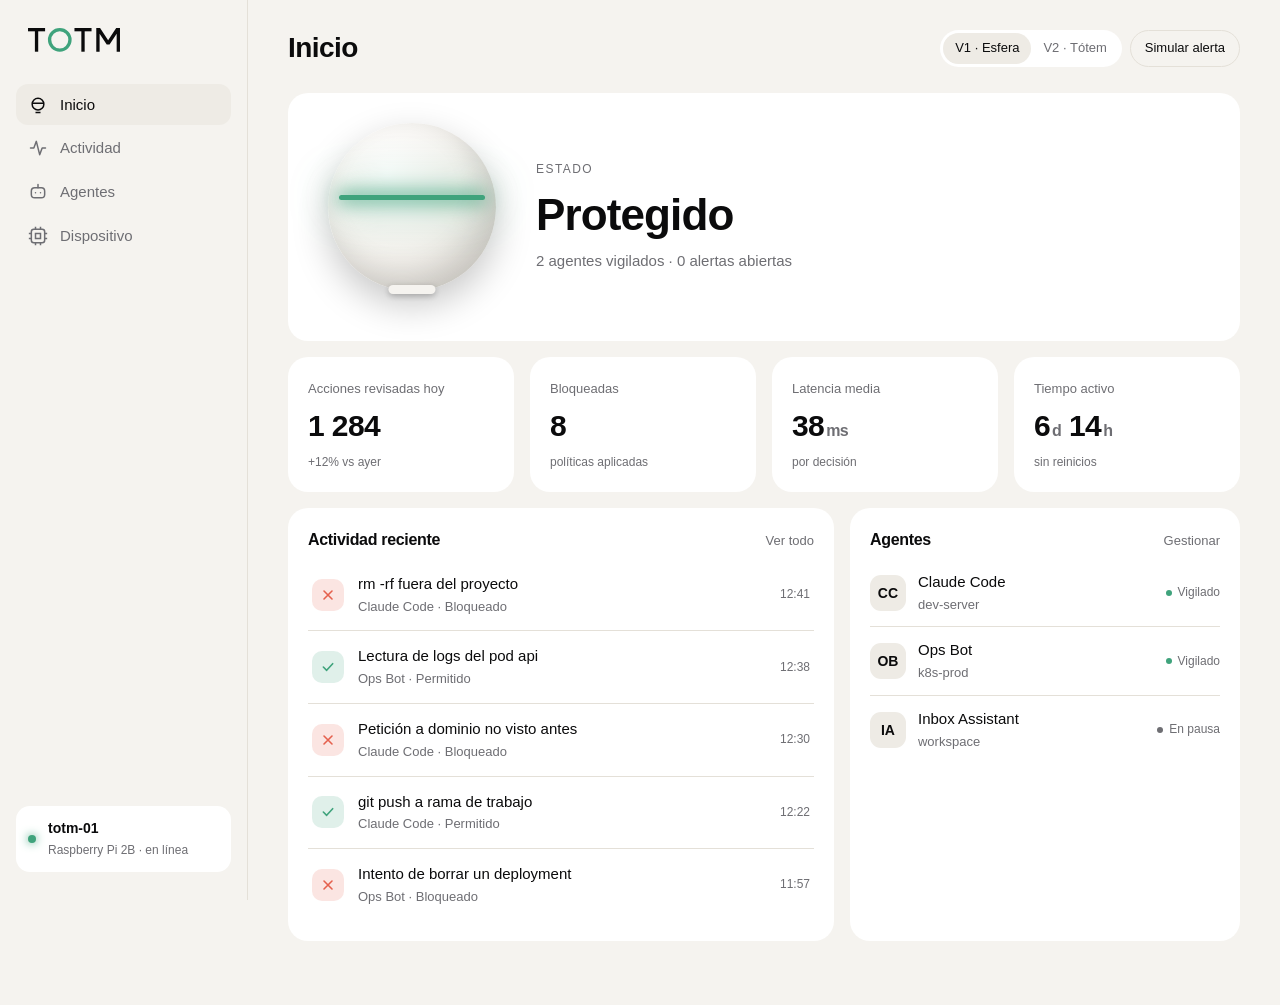
<file: app/index.html>
<!doctype html>
<html lang="es" data-state="ok" data-variant="esfera">
<head>
  <meta charset="utf-8">
  <meta name="viewport" content="width=device-width,initial-scale=1,viewport-fit=cover">
  <meta name="theme-color" content="#0B0B0C">
  <title>TOTM</title>
  <link rel="icon" href="favicon.svg" type="image/svg+xml">
  <link rel="stylesheet" href="styles.css">
</head>
<body>
  <div class="shell">
    <!-- Sidebar (desktop) -->
    <aside class="sidebar">
      <a class="brand" href="#inicio" aria-label="TOTM inicio">
        <svg viewBox="0 0 388 100" class="wordmark" aria-hidden="true">
          <g fill="currentColor">
            <rect x="0" y="0" width="72" height="14"/><rect x="29" y="0" width="14" height="100"/>
            <rect x="196" y="0" width="72" height="14"/><rect x="225" y="0" width="14" height="100"/>
            <path d="M288 100V0h16l34 52 34-52h16v100h-14V24l-30 46h-12l-30-46v76z"/>
          </g>
          <circle cx="134" cy="50" r="43" fill="none" stroke="var(--state)" stroke-width="14"/>
        </svg>
      </a>
      <nav class="nav" aria-label="Principal"></nav>
      <div class="device-chip">
        <span class="dot"></span>
        <div><strong>totm-01</strong><small>Raspberry Pi 2B · en línea</small></div>
      </div>
    </aside>

    <main class="main">
      <header class="topbar">
        <h1 id="view-title">Inicio</h1>
        <div class="topbar-actions">
          <div class="variant" role="group" aria-label="Versión de diseño">
            <button data-variant="esfera">V1 · Esfera</button><button data-variant="totem">V2 · Tótem</button>
          </div>
          <button class="pill" id="demo-toggle" title="Simular un cambio de estado">Simular alerta</button>
        </div>
      </header>

      <section class="view" data-view="inicio">
        <div class="hero card">
          <div class="orb" aria-hidden="true"><span class="band"></span><span class="base"></span></div>
          <div class="totem" aria-hidden="true"><span class="ring" data-layer="secretos"></span><span class="ring" data-layer="red"></span><span class="ring" data-layer="comandos"></span><span class="base"></span></div>
          <div class="hero-text">
            <p class="eyebrow" id="state-eyebrow">Estado</p>
            <h2 id="state-title">Protegido</h2>
            <p id="state-sub">3 agentes vigilados · 0 alertas abiertas</p>
          </div>
          <ul class="layers" id="layers"></ul>
        </div>

        <div class="stats">
          <div class="card stat"><small>Acciones revisadas hoy</small><strong>1 284</strong><span class="delta">+12% vs ayer</span></div>
          <div class="card stat"><small>Bloqueadas</small><strong id="stat-blocked">7</strong><span class="delta">políticas aplicadas</span></div>
          <div class="card stat"><small>Latencia media</small><strong>38<em>ms</em></strong><span class="delta">por decisión</span></div>
          <div class="card stat"><small>Tiempo activo</small><strong>6<em>d</em> 14<em>h</em></strong><span class="delta">sin reinicios</span></div>
        </div>

        <div class="split">
          <div class="card">
            <div class="card-head"><h3>Actividad reciente</h3><a href="#actividad">Ver todo</a></div>
            <ul class="feed" id="feed-home"></ul>
          </div>
          <div class="card">
            <div class="card-head"><h3>Agentes</h3><a href="#agentes">Gestionar</a></div>
            <ul class="agents compact" id="agents-home"></ul>
          </div>
        </div>
      </section>

      <section class="view" data-view="actividad" hidden>
        <div class="filters" role="tablist">
          <button class="chip is-active" data-filter="all">Todo</button>
          <button class="chip" data-filter="block">Bloqueado</button>
          <button class="chip" data-filter="warn">Alerta</button>
          <button class="chip" data-filter="allow">Permitido</button>
        </div>
        <div class="card"><ul class="feed" id="feed-all"></ul></div>
      </section>

      <section class="view" data-view="agentes" hidden>
        <ul class="agents grid" id="agents-all"></ul>
      </section>

      <section class="view" data-view="dispositivo" hidden>
        <div class="split">
          <div class="card device-card">
            <div class="orb small" aria-hidden="true"><span class="band"></span><span class="base"></span></div>
            <div class="totem small" aria-hidden="true"><span class="ring" data-layer="secretos"></span><span class="ring" data-layer="red"></span><span class="ring" data-layer="comandos"></span><span class="base"></span></div>
            <dl class="specs">
              <div><dt>Nombre</dt><dd>totm-01</dd></div>
              <div><dt>Hardware</dt><dd>Raspberry Pi 2 Model B</dd></div>
              <div><dt>Firmware</dt><dd>TOTM v1.1 · prototype</dd></div>
              <div><dt>Red</dt><dd>Ethernet · 192.168.1.42</dd></div>
              <div><dt>Temperatura</dt><dd>47 °C</dd></div>
              <div><dt>Memoria</dt><dd>412 / 1024 MB</dd></div>
            </dl>
          </div>
          <div class="card">
            <div class="card-head"><h3>Ajustes</h3></div>
            <ul class="settings">
              <li><div><strong>Modo estricto</strong><small>Bloquear toda acción sin política explícita</small></div><button class="switch" role="switch" aria-checked="true"></button></li>
              <li><div><strong>Luz del tótem</strong><small>Mostrar el estado en la banda de luz</small></div><button class="switch" role="switch" aria-checked="true"></button></li>
              <li><div><strong>Notificaciones push</strong><small>Avisar en el móvil ante una alerta</small></div><button class="switch" role="switch" aria-checked="true"></button></li>
              <li><div><strong>Registro local</strong><small>Guardar eventos solo en el dispositivo</small></div><button class="switch" role="switch" aria-checked="false"></button></li>
            </ul>
          </div>
        </div>
      </section>
    </main>
  </div>

  <!-- Tab bar (mobile) -->
  <nav class="tabbar" aria-label="Principal"></nav>

  <!-- Detalle de evento -->
  <div class="sheet-backdrop" hidden></div>
  <div class="sheet" role="dialog" aria-modal="true" aria-labelledby="sheet-title" hidden>
    <div class="grabber"></div>
    <p class="eyebrow" id="sheet-kind"></p>
    <h3 id="sheet-title"></h3>
    <pre class="code" id="sheet-cmd"></pre>
    <dl class="specs" id="sheet-meta"></dl>
    <div class="sheet-actions">
      <button class="btn ghost" data-close>Cerrar</button>
      <button class="btn primary" data-close id="sheet-primary">Mantener bloqueado</button>
    </div>
  </div>

  <script src="app.js"></script>
</body>
</html>
</file>
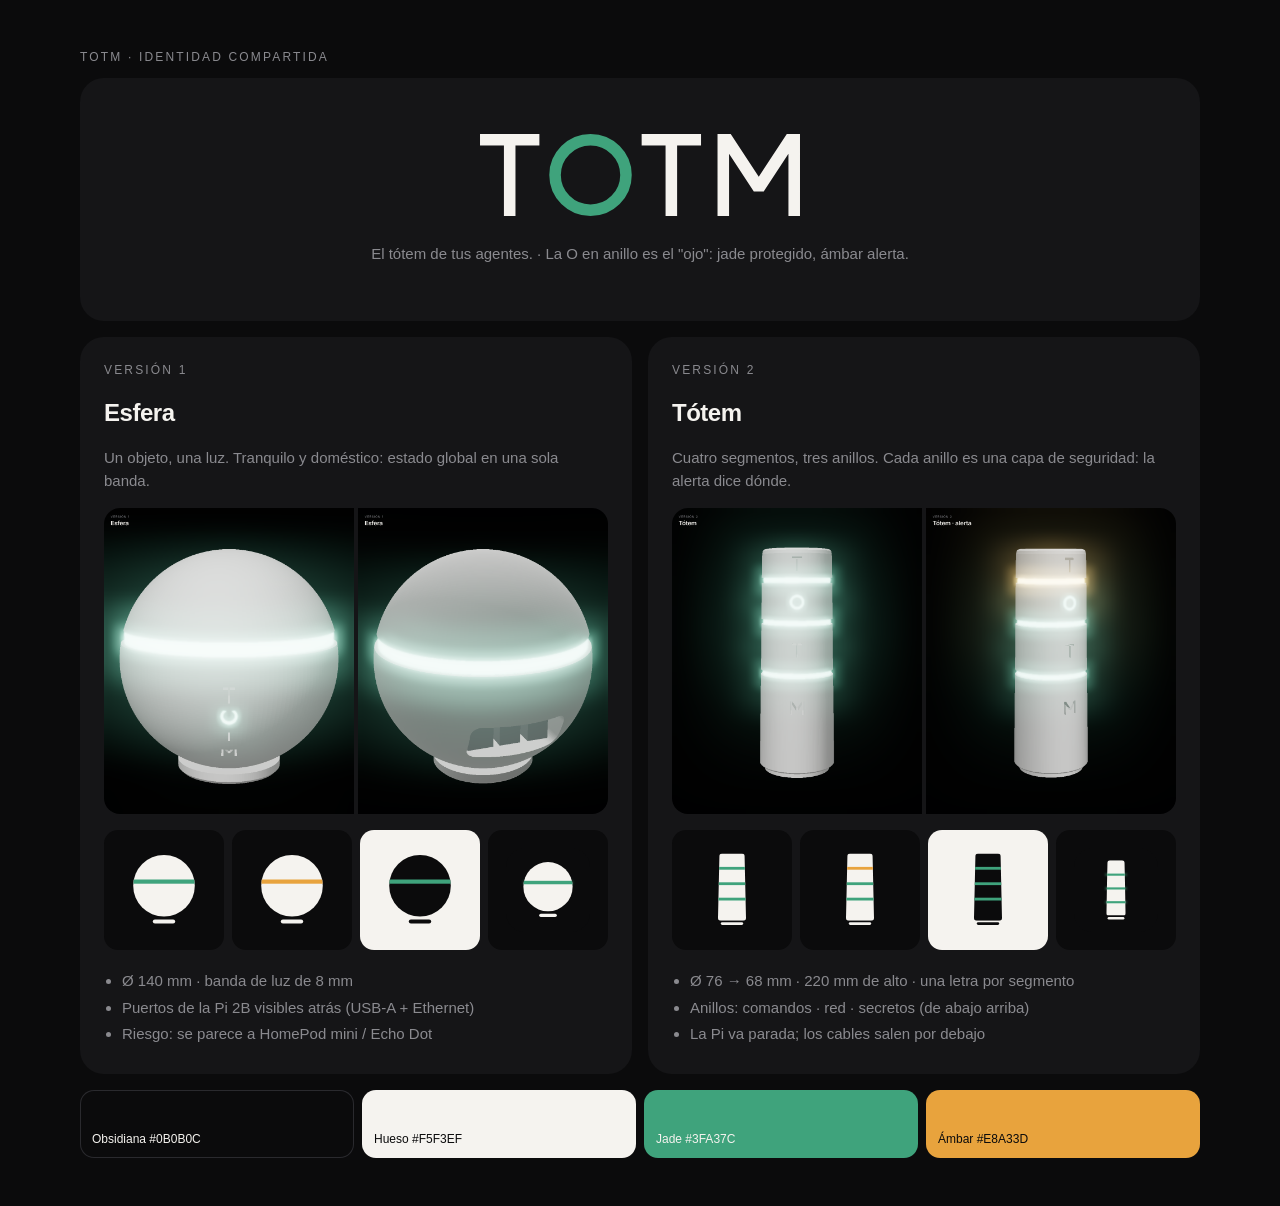
<file: brand/index.html>
<!doctype html>
<html lang="es"><head><meta charset="utf-8"><meta name="viewport" content="width=device-width,initial-scale=1">
<title>TOTM · Dos versiones</title>
<style>
  :root{--bg:#0B0B0C;--card:#151517;--text:#F5F3EF;--muted:#8a8a8f}
  body{margin:0;font:15px/1.5 -apple-system,BlinkMacSystemFont,"Inter","Segoe UI",sans-serif;background:var(--bg);color:var(--text)}
  main{max-width:1120px;margin:0 auto;padding:48px 16px}
  .eyebrow{font-size:12px;letter-spacing:.18em;text-transform:uppercase;color:var(--muted);margin:0 0 12px}
  .hero{background:var(--card);border-radius:24px;padding:56px 24px;text-align:center}
  .hero img{width:min(320px,70%)}
  .hero p{color:var(--muted);margin:20px 0 0}
  .cols{display:grid;grid-template-columns:1fr 1fr;gap:16px;margin-top:16px}
  .col{background:var(--card);border-radius:24px;padding:24px;display:flex;flex-direction:column;gap:16px}
  .col h2{margin:0;font-size:24px;letter-spacing:-.02em}
  .col p{margin:0;color:var(--muted)}
  .render{border-radius:16px;overflow:hidden;display:grid;grid-template-columns:1fr 1fr;gap:4px}
  .render img{width:100%;display:block;aspect-ratio:9/11;object-fit:cover}
  .marks{display:grid;grid-template-columns:repeat(4,1fr);gap:8px}
  .marks div{border-radius:14px;aspect-ratio:1;display:grid;place-items:center;background:#0B0B0C}
  .marks div.l{background:#F5F3EF}
  .marks img{width:70%}
  .marks small,.render+small{font-size:11px;color:var(--muted)}
  ul{margin:0;padding-left:18px;color:var(--muted)} li{margin:4px 0}
  .sw{display:flex;gap:8px;margin-top:16px}.sw div{flex:1;border-radius:14px;padding:40px 12px 10px;font-size:12px}
  @media (max-width:760px){.cols{grid-template-columns:1fr}}
</style></head><body><main>
<p class="eyebrow">TOTM · identidad compartida</p>
<div class="hero">
  <img src="totm-wordmark-dark.svg" alt="TOTM">
  <p>El tótem de tus agentes. · La O en anillo es el "ojo": jade protegido, ámbar alerta.</p>
</div>

<div class="cols">
  <section class="col">
    <p class="eyebrow">Versión 1</p>
    <h2>Esfera</h2>
    <p>Un objeto, una luz. Tranquilo y doméstico: estado global en una sola banda.</p>
    <div class="render"><img src="renders/v1-esfera-frente.png" alt="Esfera, frente"><img src="renders/v1-esfera-atras.png" alt="Esfera, atrás con puertos"></div>
    <div class="marks">
      <div><img src="totm-mark.svg" alt=""></div><div><img src="totm-mark-alert.svg" alt=""></div>
      <div class="l"><img src="totm-mark-light.svg" alt=""></div><div><img src="totm-app-icon.svg" alt=""></div>
    </div>
    <ul>
      <li>Ø 140 mm · banda de luz de 8 mm</li>
      <li>Puertos de la Pi 2B visibles atrás (USB-A + Ethernet)</li>
      <li>Riesgo: se parece a HomePod mini / Echo Dot</li>
    </ul>
  </section>
  <section class="col">
    <p class="eyebrow">Versión 2</p>
    <h2>Tótem</h2>
    <p>Cuatro segmentos, tres anillos. Cada anillo es una capa de seguridad: la alerta dice dónde.</p>
    <div class="render"><img src="renders/v2-totem-frente.png" alt="Tótem, frente"><img src="renders/v2-totem-alerta.png" alt="Tótem en alerta, capa de secretos en ámbar"></div>
    <div class="marks">
      <div><img src="totm-totem-mark.svg" alt=""></div><div><img src="totm-totem-mark-alert.svg" alt=""></div>
      <div class="l"><img src="totm-totem-mark-light.svg" alt=""></div><div><img src="totm-totem-app-icon.svg" alt=""></div>
    </div>
    <ul>
      <li>Ø 76 → 68 mm · 220 mm de alto · una letra por segmento</li>
      <li>Anillos: comandos · red · secretos (de abajo arriba)</li>
      <li>La Pi va parada; los cables salen por debajo</li>
    </ul>
  </section>
</div>

<div class="sw">
  <div style="background:#0B0B0C;box-shadow:inset 0 0 0 1px #2a2a2e">Obsidiana #0B0B0C</div>
  <div style="background:#F5F3EF;color:#0B0B0C">Hueso #F5F3EF</div>
  <div style="background:#3FA37C">Jade #3FA37C</div>
  <div style="background:#E8A33D;color:#0B0B0C">Ámbar #E8A33D</div>
</div>
</main></body></html>
</file>
<file: app/styles.css>
:root {
  --obsidian: #0B0B0C;
  --bone: #F5F3EF;
  --jade: #3FA37C;
  --amber: #E8A33D;
  --danger: #E5604D;

  --bg: var(--obsidian);
  --surface: #151517;
  --surface-2: #1D1D20;
  --line: #26262A;
  --text: var(--bone);
  --muted: #8C8C92;
  --state: var(--jade);

  --radius: 20px;
  --font: -apple-system, BlinkMacSystemFont, "SF Pro Text", "Inter", "Segoe UI", sans-serif;
  --mono: ui-monospace, "SF Mono", Menlo, monospace;
}
[data-state="alert"] { --state: var(--amber); }

@media (prefers-color-scheme: light) {
  :root:not([data-theme="dark"]) {
    --bg: var(--bone);
    --surface: #FFFFFF;
    --surface-2: #EEEBE5;
    --line: #E4E0D8;
    --text: var(--obsidian);
    --muted: #6E6E73;
  }
}

* { box-sizing: border-box; }
html, body { margin: 0; background: var(--bg); color: var(--text); font: 15px/1.45 var(--font); -webkit-font-smoothing: antialiased; }
button { font: inherit; color: inherit; cursor: pointer; }
a { color: inherit; }
h1, h2, h3 { margin: 0; letter-spacing: -0.02em; }

/* ---------- Layout ---------- */
.shell { display: grid; grid-template-columns: 248px 1fr; min-height: 100vh; }
.sidebar {
  position: sticky; top: 0; height: 100vh;
  display: flex; flex-direction: column; gap: 32px;
  padding: 28px 16px; border-right: 1px solid var(--line);
}
.brand { padding: 0 12px; color: var(--text); }
.wordmark { width: 92px; height: auto; display: block; }
.wordmark circle { transition: stroke .6s ease; }

.nav { display: flex; flex-direction: column; gap: 2px; }
.nav a {
  display: flex; align-items: center; gap: 12px;
  padding: 10px 12px; border-radius: 12px; text-decoration: none; color: var(--muted);
}
.nav a:hover { background: var(--surface); color: var(--text); }
.nav a[aria-current="page"] { background: var(--surface-2); color: var(--text); }
.nav svg, .tabbar svg { width: 20px; height: 20px; flex: none; }
.nav .badge { margin-left: auto; }

.device-chip {
  margin-top: auto; display: flex; gap: 12px; align-items: center;
  padding: 12px; border-radius: 14px; background: var(--surface);
}
.device-chip strong { display: block; font-size: 14px; }
.device-chip small { color: var(--muted); font-size: 12px; }
.dot { width: 8px; height: 8px; border-radius: 50%; background: var(--state); box-shadow: 0 0 10px var(--state); flex: none; transition: background .6s; }

.main { padding: 28px 40px 64px; max-width: 1200px; width: 100%; }
.topbar { display: flex; align-items: center; justify-content: space-between; margin-bottom: 24px; }
.topbar h1 { font-size: 28px; font-weight: 600; }
.view { display: flex; flex-direction: column; gap: 16px; }
.view[hidden] { display: none; }

/* ---------- Building blocks ---------- */
.card { background: var(--surface); border-radius: var(--radius); padding: 20px; }
.card-head { display: flex; align-items: baseline; justify-content: space-between; margin-bottom: 8px; }
.card-head h3 { font-size: 16px; font-weight: 600; }
.card-head a { color: var(--muted); font-size: 13px; text-decoration: none; }
.eyebrow { margin: 0; font-size: 12px; letter-spacing: .12em; text-transform: uppercase; color: var(--muted); }
.pill, .chip {
  border: 1px solid var(--line); background: transparent; border-radius: 999px; padding: 8px 14px; font-size: 13px;
}
.pill:hover, .chip:hover { background: var(--surface); }
.chip.is-active { background: var(--text); color: var(--bg); border-color: var(--text); }
.badge {
  min-width: 20px; height: 20px; padding: 0 6px; border-radius: 10px; font-size: 11px; font-weight: 600;
  display: inline-grid; place-items: center; background: var(--amber); color: var(--obsidian);
}
.split { display: grid; grid-template-columns: 1.4fr 1fr; gap: 16px; }

/* ---------- Hero / orb ---------- */
.hero { display: flex; align-items: center; gap: 40px; padding: 40px; }
.hero h2 { font-size: 44px; font-weight: 600; margin: 4px 0; }
.hero p#state-sub { margin: 0; color: var(--muted); }
#state-title { transition: color .6s; }
[data-state="alert"] #state-title { color: var(--amber); }

.orb { position: relative; width: 168px; aspect-ratio: 1; flex: none; }
.orb::before { /* esfera */
  content: ""; position: absolute; inset: 0 0 12% 0; margin: auto; aspect-ratio: 1; border-radius: 50%;
  background: radial-gradient(circle at 35% 30%, #FFFFFF 0%, var(--bone) 45%, #D9D5CD 100%);
  box-shadow: inset -10px -14px 30px rgba(0,0,0,.12), 0 14px 36px rgba(0,0,0,.22);
}
.orb .band {
  position: absolute; left: 0; right: 0; top: 37%; height: 5px; margin: 0 auto; width: 87%;
  border-radius: 3px; background: var(--state);
  box-shadow: 0 0 18px 2px var(--state), 0 0 48px 6px color-mix(in srgb, var(--state) 45%, transparent);
  animation: breathe 4s ease-in-out infinite; transition: background .6s, box-shadow .6s;
}
.orb .base {
  position: absolute; bottom: 4%; left: 50%; transform: translateX(-50%);
  width: 28%; height: 5%; border-radius: 99px; background: var(--bone); box-shadow: 0 2px 6px rgba(0,0,0,.25);
}
.orb.small { width: 120px; }
[data-state="alert"] .orb .band { animation-duration: 1.4s; }
@keyframes breathe { 50% { opacity: .65; } }

/* ---------- V2 · Tótem ---------- */
.totem {
  position: relative; flex: none; width: 66px; height: 200px; margin: 0 51px;
  border-radius: 12px 12px 10px 10px;
  clip-path: polygon(6% 0, 94% 0, 100% 97%, 0 97%);
  background: linear-gradient(90deg, #D9D5CD 0%, #FFFFFF 38%, var(--bone) 60%, #CFCBC3 100%);
}
.totem .ring {
  position: absolute; left: 0; right: 0; height: 4px; background: var(--jade);
  box-shadow: 0 0 14px 2px var(--jade); transition: background .6s, box-shadow .6s;
}
.totem .ring:nth-child(1) { top: 22%; }
.totem .ring:nth-child(2) { top: 41%; }
.totem .ring:nth-child(3) { top: 60%; }
.totem .ring.is-alert { background: var(--amber); box-shadow: 0 0 16px 3px var(--amber); animation: breathe 1.4s ease-in-out infinite; }
.totem .base { position: absolute; bottom: 0; left: 12%; right: 12%; height: 3%; background: #BDB9B1; border-radius: 3px; }
.totem.small { height: 150px; width: 50px; margin: 0 35px; }
.totem.small .ring { height: 3px; }

.layers { list-style: none; margin: 0 0 0 auto; padding: 0; display: flex; flex-direction: column; gap: 8px; min-width: 260px; }
.layers li { display: flex; align-items: center; gap: 12px; padding: 12px 14px; border-radius: 14px; background: var(--surface-2); }
.layers .lv { width: 18px; height: 4px; border-radius: 2px; background: var(--jade); flex: none; }
.layers strong { display: block; font-weight: 500; font-size: 14px; }
.layers small { color: var(--muted); font-size: 12px; }
.layers .st { margin-left: auto; font-size: 12px; color: var(--muted); }
.layers li.is-alert { box-shadow: inset 0 0 0 1px var(--amber); }
.layers li.is-alert .lv { background: var(--amber); }
.layers li.is-alert .st { color: var(--amber); }

[data-variant="esfera"] .totem, [data-variant="esfera"] .layers { display: none; }
[data-variant="totem"] .orb { display: none; }

.topbar-actions { display: flex; gap: 8px; align-items: center; }
.variant { display: flex; background: var(--surface); border-radius: 999px; padding: 3px; }
.variant button { border: 0; background: none; color: var(--muted); padding: 6px 12px; border-radius: 999px; font-size: 13px; }
.variant button[aria-pressed="true"] { background: var(--surface-2); color: var(--text); }

/* ---------- Stats ---------- */
.stats { display: grid; grid-template-columns: repeat(4, 1fr); gap: 16px; }
.stat small { color: var(--muted); font-size: 13px; }
.stat strong { display: block; font-size: 30px; font-weight: 600; letter-spacing: -0.02em; margin: 6px 0 2px; }
.stat em { font-style: normal; font-size: 16px; color: var(--muted); margin-left: 2px; }
.stat .delta { font-size: 12px; color: var(--muted); }

/* ---------- Feed ---------- */
.feed { list-style: none; margin: 0; padding: 0; }
.feed li {
  display: grid; grid-template-columns: auto 1fr auto; gap: 14px; align-items: center;
  padding: 14px 4px; border-top: 1px solid var(--line); cursor: pointer;
}
.feed li:first-child { border-top: 0; }
.feed li:hover { background: color-mix(in srgb, var(--surface-2) 60%, transparent); border-radius: 12px; }
.feed .kind { width: 32px; height: 32px; border-radius: 10px; display: grid; place-items: center; }
.feed .kind svg { width: 16px; height: 16px; }
.kind.allow { background: color-mix(in srgb, var(--jade) 16%, transparent); color: var(--jade); }
.kind.warn { background: color-mix(in srgb, var(--amber) 18%, transparent); color: var(--amber); }
.kind.block { background: color-mix(in srgb, var(--danger) 16%, transparent); color: var(--danger); }
.feed .what { min-width: 0; }
.feed .what strong { display: block; font-weight: 500; white-space: nowrap; overflow: hidden; text-overflow: ellipsis; }
.feed .what small { color: var(--muted); font-size: 13px; }
.feed time { color: var(--muted); font-size: 12px; font-variant-numeric: tabular-nums; }
.feed li.is-new { animation: slidein .5s ease; }
@keyframes slidein { from { opacity: 0; transform: translateY(-6px); } }

/* ---------- Agents ---------- */
.agents { list-style: none; margin: 0; padding: 0; }
.agents.grid { display: grid; grid-template-columns: repeat(auto-fill, minmax(280px, 1fr)); gap: 16px; }
.agents.grid li { background: var(--surface); border-radius: var(--radius); padding: 20px; display: flex; flex-direction: column; gap: 14px; }
.agents.compact li { display: flex; align-items: center; gap: 12px; padding: 12px 0; border-top: 1px solid var(--line); }
.agents.compact li:first-child { border-top: 0; }
.avatar {
  width: 36px; height: 36px; border-radius: 11px; display: grid; place-items: center; flex: none;
  background: var(--surface-2); font-weight: 600; font-size: 14px;
}
.agent-name strong { display: block; font-weight: 500; }
.agent-name small { color: var(--muted); font-size: 13px; }
.agent-row { display: flex; align-items: center; gap: 12px; }
.agent-status { margin-left: auto; display: flex; align-items: center; gap: 6px; font-size: 12px; color: var(--muted); }
.agent-status .dot { width: 6px; height: 6px; box-shadow: none; }
.agent-status.warn .dot { background: var(--amber); }
.agent-status.paused .dot { background: var(--muted); }
.perm { display: flex; flex-wrap: wrap; gap: 6px; }
.perm span { font-size: 12px; padding: 4px 10px; border-radius: 999px; background: var(--surface-2); color: var(--muted); }
.meter { height: 4px; border-radius: 2px; background: var(--surface-2); overflow: hidden; }
.meter i { display: block; height: 100%; background: var(--state); border-radius: 2px; }
.agents.grid small.meta { color: var(--muted); font-size: 12px; }

/* ---------- Device ---------- */
.device-card { display: flex; gap: 32px; align-items: center; }
.specs { margin: 0; display: grid; gap: 12px; flex: 1; }
.specs div { display: flex; justify-content: space-between; gap: 16px; font-size: 14px; }
.specs dt { color: var(--muted); }
.specs dd { margin: 0; text-align: right; }
.settings { list-style: none; margin: 0; padding: 0; }
.settings li { display: flex; align-items: center; gap: 16px; padding: 14px 0; border-top: 1px solid var(--line); }
.settings li:first-child { border-top: 0; }
.settings strong { display: block; font-weight: 500; }
.settings small { color: var(--muted); font-size: 13px; }
.switch {
  margin-left: auto; flex: none; width: 46px; height: 28px; border-radius: 14px; border: 0; padding: 0;
  background: var(--surface-2); position: relative; transition: background .2s;
}
.switch::after {
  content: ""; position: absolute; top: 3px; left: 3px; width: 22px; height: 22px; border-radius: 50%;
  background: #fff; box-shadow: 0 1px 3px rgba(0,0,0,.3); transition: transform .2s;
}
.switch[aria-checked="true"] { background: var(--jade); }
.switch[aria-checked="true"]::after { transform: translateX(18px); }

/* ---------- Sheet ---------- */
.sheet-backdrop { position: fixed; inset: 0; background: rgba(0,0,0,.5); backdrop-filter: blur(4px); z-index: 20; }
.sheet {
  position: fixed; z-index: 21; left: 50%; top: 50%; transform: translate(-50%, -50%);
  width: min(520px, calc(100% - 32px)); background: var(--surface); border-radius: 24px; padding: 28px;
  display: flex; flex-direction: column; gap: 14px; box-shadow: 0 30px 80px rgba(0,0,0,.4);
}
.sheet[hidden], .sheet-backdrop[hidden] { display: none; }
.sheet h3 { font-size: 22px; }
.grabber { display: none; }
.code {
  margin: 0; padding: 14px; border-radius: 12px; background: var(--bg); font: 13px/1.5 var(--mono);
  white-space: pre-wrap; word-break: break-all; color: var(--muted);
}
.sheet-actions { display: flex; gap: 10px; justify-content: flex-end; margin-top: 6px; }
.btn { border: 0; border-radius: 12px; padding: 12px 18px; font-weight: 500; }
.btn.ghost { background: var(--surface-2); }
.btn.primary { background: var(--text); color: var(--bg); }

/* ---------- Tab bar (mobile) ---------- */
.tabbar { display: none; }

@media (max-width: 1100px) {
  .stats { grid-template-columns: repeat(2, 1fr); }
  .split { grid-template-columns: 1fr; }
}

@media (max-width: 760px) {
  .shell { display: block; }
  .sidebar { display: none; }
  .main { padding: 16px 16px calc(96px + env(safe-area-inset-bottom)); }
  .topbar { margin: 8px 0 16px; }
  .topbar h1 { font-size: 32px; }
  .hero { flex-direction: column; text-align: center; gap: 16px; padding: 32px 20px; }
  .hero h2 { font-size: 36px; }
  .orb { width: 148px; }
  .layers { margin: 0; width: 100%; min-width: 0; text-align: left; }
  .topbar { flex-wrap: wrap; gap: 12px; }
  .topbar-actions { width: 100%; justify-content: space-between; }
  .stats { gap: 10px; }
  .card { padding: 16px; }
  .stat strong { font-size: 24px; }
  .device-card { flex-direction: column; align-items: stretch; }
  .device-card .orb { align-self: center; }
  .filters { overflow-x: auto; display: flex; gap: 8px; margin: 0 -16px; padding: 0 16px; scrollbar-width: none; }
  .chip { flex: none; }

  .tabbar {
    display: grid; grid-template-columns: repeat(4, 1fr);
    position: fixed; left: 0; right: 0; bottom: 0; z-index: 10;
    padding: 8px 8px calc(8px + env(safe-area-inset-bottom));
    background: color-mix(in srgb, var(--bg) 82%, transparent);
    backdrop-filter: saturate(180%) blur(20px); -webkit-backdrop-filter: saturate(180%) blur(20px);
    border-top: 1px solid var(--line);
  }
  .tabbar a {
    position: relative; display: flex; flex-direction: column; align-items: center; gap: 3px;
    padding: 6px 0; text-decoration: none; color: var(--muted); font-size: 11px;
  }
  .tabbar a[aria-current="page"] { color: var(--text); }
  .tabbar .badge { position: absolute; top: 0; left: calc(50% + 6px); min-width: 16px; height: 16px; font-size: 10px; }

  .sheet {
    top: auto; bottom: 0; left: 0; transform: none; width: 100%;
    border-radius: 24px 24px 0 0; padding: 12px 20px calc(24px + env(safe-area-inset-bottom));
    animation: up .3s ease;
  }
  .grabber { display: block; width: 36px; height: 5px; border-radius: 3px; background: var(--line); margin: 0 auto 8px; }
  .sheet-actions .btn { flex: 1; }
  @keyframes up { from { transform: translateY(100%); } }
}

@media (prefers-reduced-motion: reduce) {
  *, *::before, *::after { animation: none !important; transition: none !important; }
}
</file>
